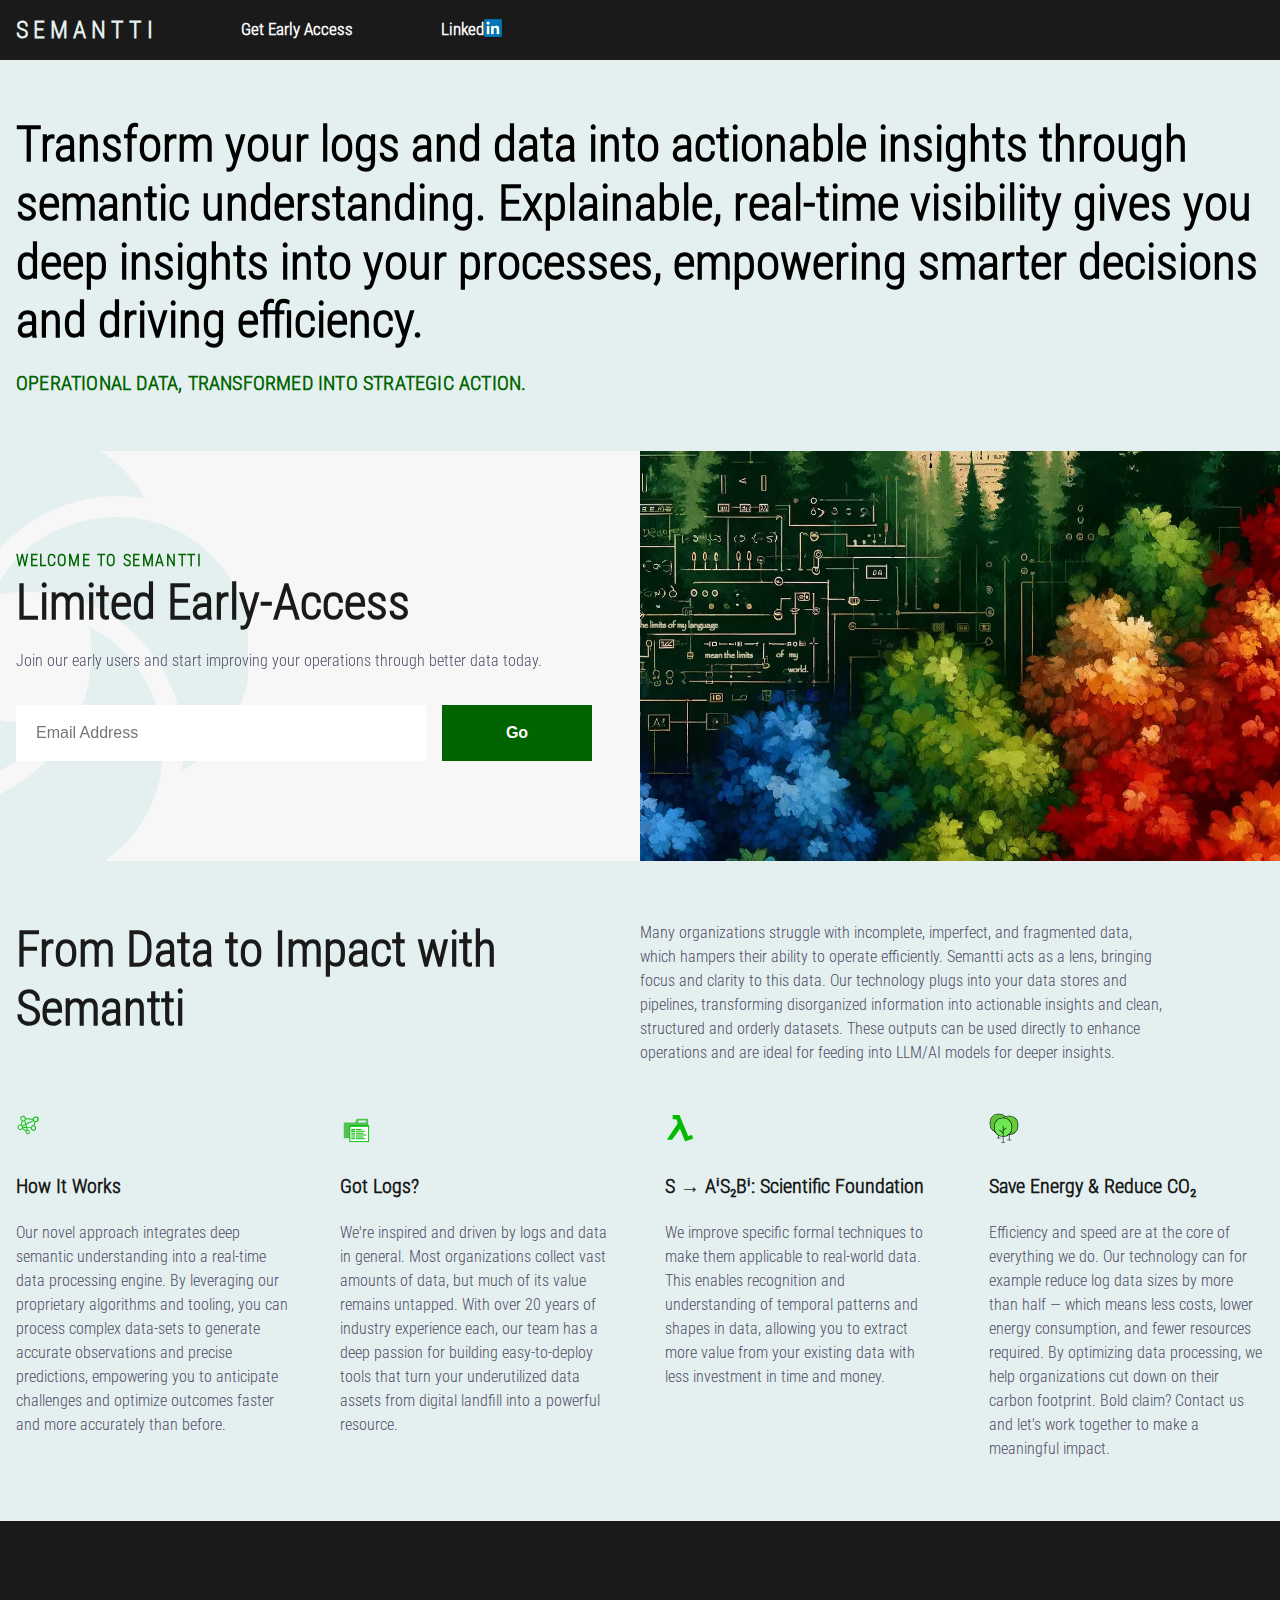
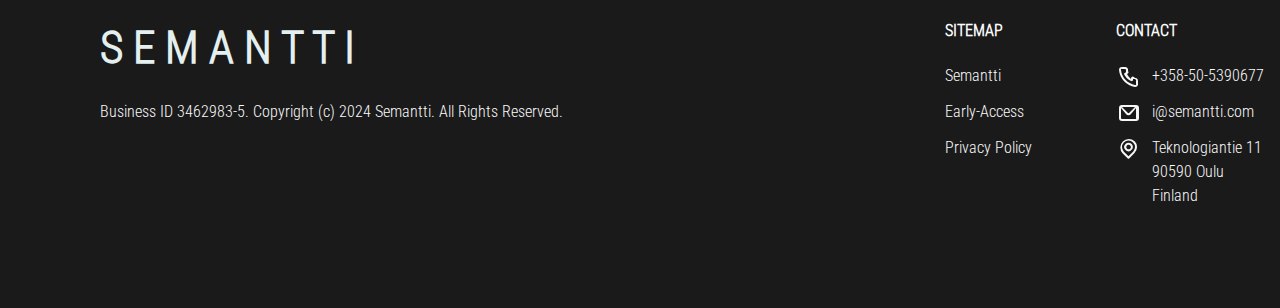
<file: index.html>
<!DOCTYPE html>

<!-- Peak-a-boo! You actually looked here! Congrats! Now you really must reach out to us!!! Try: -->
<!-- a   k    i    @  s     e  m a   n  t  t   i  . c    o   m       a n d speak   friend!!!     --> 

<html lang="en">
  <head>    
    <meta charset="UTF-8">
    <meta name="viewport" content="width=device-width, initial-scale=1.0">
    <meta name="description" content="Operational data, transformed into strategic action">    
    <title>Semantti</title>

    <link rel="stylesheet" href="styles-core.css">
    <link rel="stylesheet" href="styles-header.css">
    <link rel="stylesheet" href="styles-quote.css">
    <link rel="stylesheet" href="styles-product.css">
    <link rel="stylesheet" href="styles-subscribe.css">
    <link rel="stylesheet" href="styles-footer.css">
    
    <meta name="keywords" content="digital twin, process mining, logs, parser, log parser, log analytics, log analysis, unstructured to structured, clean data, AI, LLM, novel">
	  
    <!-- OpenGraph tags - better interop /w chat clients etc. -->
    <meta property="og:title" content="Semantti Homepage" />
    <meta property="og:description" content="Operational data, transformed into strategic action" />
    <meta property="og:image" content="https://semantti.com/images/logo-semantti-orion-blackbg-200px.png" />
    <meta property="og:url" content="https://semantti.com" />
  </head>
  <body>   <!-- I’m online, therefore I am. -->	  
    <!-- Main Header -->
    <section id="cs-header">
      <div class="cs-container">
	<ul class="cs-ul">
          <li class="cs-li"><a href="https://semantti.com/index.html" class="cs-logoname">S E M A N T T I</a></li>
          <li class="cs-li"><a href="https://semantti.com/#subscribe" class="cs-link">Get Early Access</a></li>
          <li class="cs-li"><a class="cs-link" href="https://www.linkedin.com/company/semantti">Linked<img src="images/logo-linkedin.webp" width="18rem" height="18rem" alt="[LinkedIn]" class="cs-linkedin"/><a/></li>
	</ul>
      </div>
    </section>
    
    <!-- Quote -->
    <div class="background">
      <section id="quote">
	<div class="cs-container">
          <div class="cs-content">
            <p class="cs-quote">
	      <!-- keywords: explainable (we can fully reverse the 'decision' tree + rules used). Semantically aware parsers, real data, line rate -->
	      Transform your logs and data into actionable insights through semantic understanding. Explainable, real-time visibility gives you deep insights into your processes, empowering smarter decisions and driving efficiency.
            </p>
            <span class="cs-name">Operational data, transformed into strategic action.</span>
          </div>
	</div>
      </section>
    </div>
    
    <!-- Subscribe and stay-informed -->
    <section id="subscribe">
      <div class="cs-container">
	<div class="cs-content">
          <span class="cs-topper">Welcome to Semantti</span>
          <h2 id="subscribe" class="cs-title">Limited Early-Access</h2>
          <p class="cs-text">
	    Join our early users and start improving your operations through better data today.	  
          </p>
          <form class="cs-form" name="Contact Form" method="post">
            <input class="cs-input" type="email" id="cs-email-field" name="find-us" placeholder="Email Address" required>
            <button class="cs-button-solid cs-submit" type="submit">Go</button>
          </form>
	  <svg class="cs-floater" xmlns="http://www.w3.org/2000/svg" width="451" height="452" fill="none"><path fill="#e4f0ef" d="M193 164c35-84 156-106 219-39 63 59 47 175-30 214a156 156 0 0 0-189-175Zm170 152c0-52-29-98-74-121 20 104-80 202-184 179a135 135 0 0 0 258-58Zm-165-28A157 157 0 0 1 76 98C-6 134-27 256 39 317c59 62 172 47 213-28-17 3-36 3-54-1ZM92 135c0 51 28 96 72 120A157 157 0 0 1 345 67C277-52 92-2 92 135Z"/></svg>
	</div>
      </div>
      <picture class="cs-background">
	<source media="(max-width: 700px)" srcset="images/cs-background-600px.webp">
	<source media="(min-width: 701px)" srcset="images/cs-background-large.webp">
	<img decoding="async" src="images/cs-background-large.webp" alt="background" width="1024" height="1024" aria-hidden="true" alt="">
      </picture>
    </section>
    
    <!-- product -->
    <section id="product">
      <div class="cs-container">
	<div class="cs-content">
          <h2 class="cs-title">From Data to Impact with Semantti</h2>
          <div class="cs-flex">
            <p class="cs-text">
	      <!-- keywords: data is a mess, we can re-focus it, we sit in data pipelines, or read from data lakes, we clean and structure data, we support LLM ops through better data --> 
	      Many organizations struggle with incomplete, imperfect, and fragmented data, which hampers their ability to operate efficiently. Semantti acts as a lens, bringing focus and clarity to this data. Our technology plugs into your data stores and pipelines, transforming disorganized information into actionable insights and clean, structured and orderly datasets. These outputs can be used directly to enhance operations and are ideal for feeding into LLM/AI models for deeper insights.
            </p>
          </div>
	</div>
	<ul class="cs-card-group">
          <li class="cs-item">
	    <svg class="cs-icon" xmlns="http://www.w3.org/2000/svg" viewBox="0 0 128 160"><path fill="#02bb00" d="M104.9 19a14.8 14.8 0 0 0-14.4 11.4l-37.9-2A14.8 14.8 0 1 0 31 43l-5.8 18a15 15 0 0 0-2-.2 14.8 14.8 0 1 0 10.7 25l18 11.7a11.2 11.2 0 0 0-.7 4A11.4 11.4 0 1 0 62.6 90h-.4l-2.5-9.5L78 81.7a14.8 14.8 0 1 0 20.8-15l4.9-18.3h1.3a14.8 14.8 0 1 0 0-29.5Zm-14 19.6L53.7 57.3l-4.5-17.6a14.7 14.7 0 0 0 3.2-6.4l37.8 2.1a15 15 0 0 0 .7 3.2ZM28 30a9.8 9.8 0 1 1 9.8 9.8A9.8 9.8 0 0 1 28 30Zm7.7 14.7a15 15 0 0 0 2.1.1 14.6 14.6 0 0 0 7-1.7L49 59.6l-14.1 7a15 15 0 0 0-5-4.2Zm2 29.3a14.7 14.7 0 0 0-.6-2.9l13.2-6.6L53 75ZM23.1 85.3a9.8 9.8 0 1 1 9.8-9.8 9.8 9.8 0 0 1-9.8 9.8Zm45.8 16a6.4 6.4 0 1 1-6.3-6.3 6.4 6.4 0 0 1 6.3 6.4Zm-11.5-10a11.1 11.1 0 0 0-2.7 2l-18-11.9a14.1 14.1 0 0 0 .8-2.4l17 1.1Zm45-11a9.8 9.8 0 1 1-9.9-9.9 9.8 9.8 0 0 1 9.9 9.8Zm-8.5-14.8-1.3-.1a14.8 14.8 0 0 0-14.4 11.3l-19.8-1.3L55 62.2 93.3 43a14.8 14.8 0 0 0 5.4 4.2Zm11-22a9.8 9.8 0 1 1 9.8-9.8 9.8 9.8 0 0 1-9.8 9.8Z" data-name="1"/></svg>
            <h3 class="cs-h3">How It Works</h3>
            <p class="cs-item-text">
	      <!-- keywords: digital twin benefits - sort of - but our approach is novel complete /w our proprietary algorithms and tools, past, present, future view -->
	      Our novel approach integrates deep semantic understanding into a real-time data processing engine. By leveraging our proprietary algorithms and tooling, you can process complex data-sets to generate accurate observations and precise predictions, empowering you to anticipate challenges and optimize outcomes faster and more accurately than before.
            </p>
          </li>
          <li class="cs-item">
	    <svg class="cs-icon" xmlns="http://www.w3.org/2000/svg" width="800" height="800" viewBox="0 0 32 32"><path fill="#53c153" d="M28 6H18l-2 4H4v17h26V6Zm0 4h-9l1-2h8Z"/><path fill="#00bd02" d="M10 13h21v18H10z"/><path fill="#fff" d="M11 14h19v16H11z"/><path fill="#00bd02" d="M10 14h21v1H10zm7 3h6v1h-6zm0 2h10v1H17zm0 2h8v1h-8zm0 2h11v1H17zm0 2h8v1h-8zm0 2h10v1H17zm-5-10h4v1h-4zm0 2h4v1h-4z"/><path fill="#00bd02" d="M12 19h4v1h-4zm0 2h4v1h-4zm0 2h4v1h-4zm0 2h4v1h-4zm0 2h4v1h-4z"/></svg>
            <h3 class="cs-h3">Got Logs?</h3>
            <p class="cs-item-text">
	      <!-- keywords: underutilized data assets -->
	      We're inspired and driven by logs and data in general. Most organizations collect vast amounts of data, but much of its value remains untapped. With over 20 years of industry experience each, our team has a deep passion for building easy-to-deploy tools that turn your underutilized data assets from digital landfill into a powerful resource.
            </p>
          </li>
          <li class="cs-item">
	    <svg class="cs-icon" xmlns="http://www.w3.org/2000/svg" width="800" height="800" fill="none" viewBox="0 0 16 16"><path fill="#0B0" d="m8 8.4-.2.2-2 2.9-2 2.7H1A13977.5 13977.5 0 0 1 6.5 6l.2-.4L6.4 4 6 3.3H4.2L4.1 3V1h3.5a.1.1 0 0 1 .1 0 18266.2 18266.2 0 0 0 4 9.6l.6 1.6h.1l1.8-.5h.2l.6 2h-.1L10.8 15h-.1l-1.3-3.1-1.2-3-.2-.4v-.1z"/></svg>
            <h3 class="cs-h3">S → AⁱS₂Bⁱ: Scientific Foundation</h3>
            <p class="cs-item-text">
	      <!-- Käytännössä: kielten aakkosto ei sovi ja formaalit kielet eivät ole määritelty ajassa jakauman omaavalle datalle. --> 
	      We improve specific formal techniques to make them applicable to real-world data. This enables recognition and understanding of temporal patterns and shapes in data, allowing you to extract more value from your existing data with less investment in time and money.
            </p>
          </li>
          <li class="cs-item">
	    <svg class="cs-icon" xmlns="http://www.w3.org/2000/svg" width="800" height="800" class="icon" viewBox="0 0 1024 1024"><path fill="#60C13D" d="M352 663h-38A281 281 0 0 1 33 383v-69C33 160 159 34 314 34h38c154 0 280 126 280 280v69c0 154-126 280-280 280z"/><path d="M352 673h-38A288 288 0 0 1 24 383v-69A288 288 0 0 1 314 24h37a288 288 0 0 1 290 291v68a288 288 0 0 1-290 290zM314 44c-72 0-140 28-191 79-52 51-80 119-80 191v69c0 72 28 139 80 191 51 51 119 79 191 79h38a269 269 0 0 0 270-270v-69A269 269 0 0 0 352 44h-39z"/><path d="M333 865c-6 0-10-4-10-10V307c0-6 4-10 10-10s10 4 10 10v548c0 6-5 10-10 10z"/><path d="M333 560c-3 0-5 0-7-2l-116-99a10 10 0 1 1 13-15l116 99a10 10 0 0 1-6 17zm0-89c-3 0-6-1-8-4-3-4-3-10 1-14l93-85c4-4 11-4 14 0 4 5 4 11 0 15l-94 85-6 3zm60 394H273c-6 0-10-4-10-10s4-10 10-10h120c5 0 10 5 10 10s-5 10-10 10z"/><path fill="#63CC37" d="M707 732h-38a280 280 0 0 1-279-279v-70c0-154 126-281 280-281h38c155 0 281 127 281 281v67c0 155-127 282-282 282z"/><path d="M707 742h-38a288 288 0 0 1-289-289v-70A288 288 0 0 1 671 93h37c78-1 150 30 205 85s86 128 86 205v67c0 78-31 151-86 206-55 56-128 86-206 86zm-37-630c-72 0-140 29-191 80s-80 119-80 191v69c0 72 28 140 80 191 51 51 118 79 190 79h38c72 0 140-28 192-80 51-51 80-119 80-191v-68c0-72-29-140-80-191s-119-80-191-80h-38z"/><path d="M689 934c-5 0-10-5-10-10V375c0-5 5-10 10-10s10 5 10 10v549c0 5-4 10-10 10z"/><path d="M689 629c-2 0-4 0-6-2l-117-99a10 10 0 1 1 13-15l117 99a10 10 0 0 1-7 17zm0-89c-3 0-5-1-7-4-4-4-4-10 0-14l94-85c4-4 10-4 14 0 4 5 3 11-1 15l-93 85c-2 2-5 3-7 3zm60 394H629c-5 0-10-5-10-10s5-10 10-10h120c5 0 10 4 10 10s-4 10-10 10zm-207 72H422a10 10 0 0 1 0-20h120c5 0 10 4 10 10s-5 10-10 10z"/><path fill="#6FE852" d="M500 801h-38a280 280 0 0 1-280-280v-69c0-155 126-281 281-281h38c154 0 280 126 280 281v67c0 155-126 282-281 282z"/><path d="M500 811h-38a288 288 0 0 1-290-290v-69a288 288 0 0 1 291-290h38a288 288 0 0 1 290 291v66a290 290 0 0 1-291 292zm-38-630c-71 0-139 28-190 80-52 51-80 119-80 191v69a269 269 0 0 0 270 270h38a269 269 0 0 0 271-272v-67a269 269 0 0 0-270-270h-39z"/><path d="M482 1003c-6 0-10-5-10-10V444c0-5 4-10 10-10s10 5 10 10v549c0 5-5 10-10 10z"/><path d="m482 698-7-2-116-99a10 10 0 1 1 13-16l116 100a10 10 0 0 1-6 17zm0-89c-3 0-6-2-8-4-3-4-3-10 1-14l93-85c4-4 11-4 14 0 4 4 4 11 0 14l-94 86c-1 2-4 3-6 3z"/></svg>
            <h3 class="cs-h3">Save Energy &amp; Reduce CO₂</h3>
            <p class="cs-item-text">
	      Efficiency and speed are at the core of everything we do. Our technology can for example reduce log data sizes by more than half — which means less costs, lower energy consumption, and fewer resources required. By optimizing data processing, we help organizations cut down on their carbon footprint.  Bold claim? Contact us and let's work together to make a meaningful impact.
            </p>
          </li>
	</ul>
      </div>
    </section>
    
    <!-- footer -->
    <footer id="cs-footer">
      <div class="cs-container">
	<div class="cs-logo-group">
	  <a class="cs-logo" href="https://semantti.com/">S E M A N T T I</a>
          <p class="cs-text">Business ID 3462983-5. Copyright (c) 2024 Semantti. All Rights Reserved.</p>
	</div>
	
	<ul class="cs-nav">
          <li class="cs-nav-li">
            <span class="cs-header">Sitemap</span>
          </li>
          <li class="cs-nav-li">
            <a class="cs-nav-link" href="https://semantti.com/">Semantti</a>
          </li>
          <li class="cs-nav-li">
            <a class="cs-nav-link" href="#subscribe">Early-Access</a>
          </li>
          <li class="cs-nav-li">
            <a class="cs-nav-link" href="privacy.html">Privacy Policy</a>
          </li>
	  
	</ul>
	<ul class="cs-nav">
          <li class="cs-nav-li">
            <span class="cs-header">Contact</span>
          </li>
          <li class="cs-nav-li">
	    <svg class="cs-icon" xmlns="http://www.w3.org/2000/svg" width="25" height="25" fill="none"><path fill="#F7F7F7" d="M20 14h-1a9 9 0 0 1-1-1 2 2 0 0 0-3 1v1a12 12 0 0 1-2-2 12 12 0 0 1-2-3 2 2 0 0 0 1-3 10 10 0 0 1 0-1V5a3 3 0 0 0-3-2H6a3 3 0 0 0-3 3 19 19 0 0 0 16 17 3 3 0 0 0 3-2v-4a3 3 0 0 0-2-3Zm0 6a1 1 0 0 1 0 1h-1A17 17 0 0 1 5 6a1 1 0 0 1 0-1 1 1 0 0 1 1 0h3a1 1 0 0 1 1 1 11 11 0 0 0 0 2L9 9a1 1 0 0 0-1 1 14 14 0 0 0 7 7 1 1 0 0 0 1 0 1 1 0 0 0 1-1v-1a14 14 0 0 0 2 0l1 1a1 1 0 0 1 0 1v3Z"/></svg>
            <a class="cs-nav-link cs-phone" href="tel:+358-505390677">+358-50-5390677</a>
          </li>
          <li class="cs-nav-li">
	    <svg class="cs-icon" xmlns="http://www.w3.org/2000/svg" width="25" height="25" fill="none"><path fill="#F7F7F7" d="M20 5H6a3 3 0 0 0-3 3v10a3 3 0 0 0 3 3h14a3 3 0 0 0 3-3V8a3 3 0 0 0-3-3Zm-1 2-6 6a1 1 0 0 1-1 0L6 7h13Zm1 11a1 1 0 0 1 0 1H6a1 1 0 0 1-1-1V8l5 6a3 3 0 0 0 5 0l5-6v10Z"/></svg>
            <a class="cs-nav-link cs-email" href="mailto:i+ws@semantti.com">i@semantti.com</a>
          </li>
          <li class="cs-nav-li">
	    <svg class="cs-icon" xmlns="http://www.w3.org/2000/svg" width="25" height="25" fill="none"><path fill="#F7F7F7" d="M18.5 5.2a8.5 8.5 0 0 0-12 12l5.3 5.2a1 1 0 0 0 1 .3 1 1 0 0 0 .4-.3l5.3-5.3a8.4 8.4 0 0 0 0-12Zm-1.4 10.5-4.6 4.6-4.6-4.6a6.5 6.5 0 1 1 9.2 0ZM9.5 8a4.3 4.3 0 0 0 0 6 4.3 4.3 0 0 0 7.4-3 4.2 4.2 0 0 0-1.3-3 4.3 4.3 0 0 0-6.1 0Zm4.7 4.7a2.3 2.3 0 1 1 .7-1.7 2.3 2.3 0 0 1-.8 1.7Z"/></svg>
            <div class="cs-nav-link cs-address" href="" target="_blank" rel="noopener">
              Teknologiantie 11<br> 90590 Oulu<br> Finland
            </div>
          </li>
	</ul>	
      </div>
    </footer>
    
    <!-- embed plausible.io to save one fetch, and reduce 'dynamic' 3rd party .js -->
    <script>
      !function(){"use strict";var a=window.location,r=window.document,o=r.currentScript,l=o.getAttribute("data-api")||new URL("https://plausible.io")+"/api/event";function s(t,e){t&&console.warn("Ignoring Event: "+t),e&&e.callback&&e.callback()}function t(t,e){if(/^localhost$|^127(\.[0-9]+){0,2}\.[0-9]+$|^\[::1?\]$/.test(a.hostname)||"file:"===a.protocol)return s("localhost",e);if((window._phantom||window.__nightmare||window.navigator.webdriver||window.Cypress)&&!window.__plausible)return s(null,e);try{if("true"===window.localStorage.plausible_ignore)return s("localStorage flag",e)}catch(t){}var i={},n=(i.n=t,i.u=a.href,i.d=o.getAttribute("data-domain"),i.r=r.referrer||null,e&&e.meta&&(i.m=JSON.stringify(e.meta)),e&&e.props&&(i.p=e.props),new XMLHttpRequest);n.open("POST",l,!0),n.setRequestHeader("Content-Type","text/plain"),n.send(JSON.stringify(i)),n.onreadystatechange=function(){4===n.readyState&&e&&e.callback&&e.callback({status:n.status})}}var e=window.plausible&&window.plausible.q||[];window.plausible=t;for(var i,n=0;n<e.length;n++)t.apply(this,e[n]);function p(){i!==a.pathname&&(i=a.pathname,t("pageview"))}var c,u=window.history;u.pushState&&(c=u.pushState,u.pushState=function(){c.apply(this,arguments),p()},window.addEventListener("popstate",p)),"prerender"===r.visibilityState?r.addEventListener("visibilitychange",function(){i||"visible"!==r.visibilityState||p()}):p()}();
    </script>
    
    <script> <!-- hubspot form -->
      document.querySelector('.cs-form').addEventListener('submit', function(event) { event.preventDefault(); var email = document.getElementById('cs-email-field').value; window.location.href = "https://share-eu1.hsforms.com/1poejRE89TEOdOfiB9JRjpQ2e9lqq?email=" + encodeURIComponent(email); });
    </script>
    
  </body>
</html>

<!--
    muistutuksena:
    - mahdollisimman vähän kontenttia jolla ei tarkoitusta. Mahdollisimman paljon kontenttia joka tukee tuotteen ymmärtämistä, ja metodiikkaame ja 'eettostamme'
    - webbisivun viestit ja myös toteutustapa arvovalintoja: toimiva tuote joka auttaa ongelman ratkaisussa, enerigatehokkuus, keveys, nopeus, tarpeettomien depsien jne. välttäminen
    - huom: käyttäjien arvostus: napakat oikeat viestit jotka auttavat ymmärtämään ja käyttämään vierailijan aikaa tehokkaasti!
-->

<!-- "Oh, I get by with a little help from my friends..." -->
<!-- CSS colors: https://medium.com/@sivarasanithushna/css-colors-e255d2ce16 -->
<!-- can i use: https://caniuse.com/?search=WebP -->
<!-- https://www.codestitch.app/ -->
<!-- and many others + Claude... -->
</file>
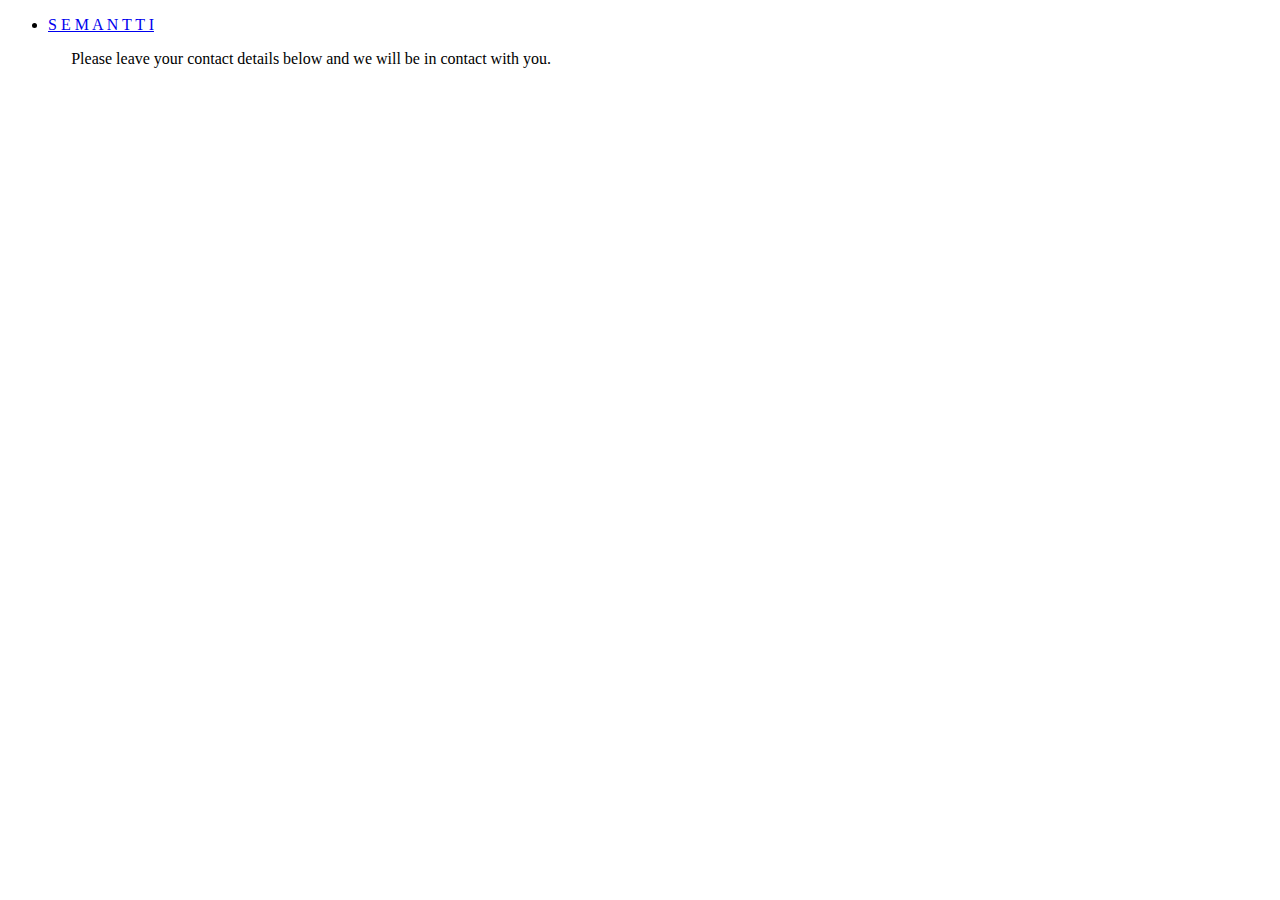
<file: campaign.html>
<!DOCTYPE html>
<html lang="en">
  <head>
    <meta charset="UTF-8">
    <meta name="viewport" content="width=device-width, initial-scale=1.0">
    <meta name="description" content="Contact request form">
    <title>Semantti: contact form</title>

    <link rel="stylesheet" href="https://semantti.com/styles-core.css">
    <link rel="stylesheet" href="https://semantti.com/styles-header.css">
    <style>
      #hubspot-contact-form {
        display: flex;
        justify-content: center;
        align-items: center;
      }
      #info {
        width: 90%;
        margin: 0 auto;
      }
    </style>
  </head>
  <body bgcolor="white">
    <section id="cs-header">
      <div class="cs-container">
        <ul class="cs-ul">
          <li class="cs-li">
            <a href="index.html" class="cs-logoname">S E M A N T T I</a>
          </li>
        </ul>
      </div>
    </section>
    
    <div id="info">
      <p>Please leave your contact details below and we will be in contact with you.</p>
      <div id="hubspot-contact-form"><!-- HS form --></div>
    </div>
    <script charset="utf-8" type="text/javascript" src="https://js-eu1.hsforms.net/forms/embed/v2.js"></script>
    <script>
      function getQueryParams() {
        var params = {}; var searchParams = new URLSearchParams(window.location.search); searchParams.forEach(function(value, key) { params[key] = value; }); return params; }
      document.addEventListener('DOMContentLoaded', function() {
        hbspt.forms.create({
          portalId: "144895058",
          formId: "e939c7f7-2b61-40a5-a572-7dd90e18082f",
          target: "#hubspot-contact-form",
          onFormReady: function($form) {
            var queryParams = getQueryParams();
            var formElement = $form.querySelector('form');
            if (!formElement) {
              console.warn("Form element not found.");
              return;
            }
            Object.keys(queryParams).forEach(function(key) {
              if (key.startsWith('utm_')) {
                var input = document.createElement('input');
                input.type = 'hidden';
                input.name = key;
                input.value = queryParams[key];
                formElement.appendChild(input);
              }
            });
          }
        });
      });
    </script>
    <script>
      !function(){"use strict";var a=window.location,r=window.document,o=r.currentScript,l=o.getAttribute("data-api")||new URL("https://plausible.io")+"/api/event";function s(t,e){t&&console.warn("Ignoring Event: "+t),e&&e.callback&&e.callback()}function t(t,e){if(/^localhost$|^127(\.[0-9]+){0,2}\.[0-9]+$|^\[::1?\]$/.test(a.hostname)||"file:"===a.protocol)return s("localhost",e);if((window._phantom||window.__nightmare||window.navigator.webdriver||window.Cypress)&&!window.__plausible)return s(null,e);try{if("true"===window.localStorage.plausible_ignore)return s("localStorage flag",e)}catch(t){}var i={},n=(i.n=t,i.u=a.href,i.d=o.getAttribute("data-domain"),i.r=r.referrer||null,e&&e.meta&&(i.m=JSON.stringify(e.meta)),e&&e.props&&(i.p=e.props),new XMLHttpRequest);n.open("POST",l,!0),n.setRequestHeader("Content-Type","text/plain"),n.send(JSON.stringify(i)),n.onreadystatechange=function(){4===n.readyState&&e&&e.callback&&e.callback({status:n.status})}}var e=window.plausible&&window.plausible.q||[];window.plausible=t;for(var i,n=0;n<e.length;n++)t.apply(this,e[n]);function p(){i!==a.pathname&&(i=a.pathname,t("pageview"))}var c,u=window.history;u.pushState&&(c=u.pushState,u.pushState=function(){c.apply(this,arguments),p()},window.addEventListener("popstate",p)),"prerender"===r.visibilityState?r.addEventListener("visibilitychange",function(){i||"visible"!==r.visibilityState||p()}):p()}();
    </script>
  </body>
</html>
</file>
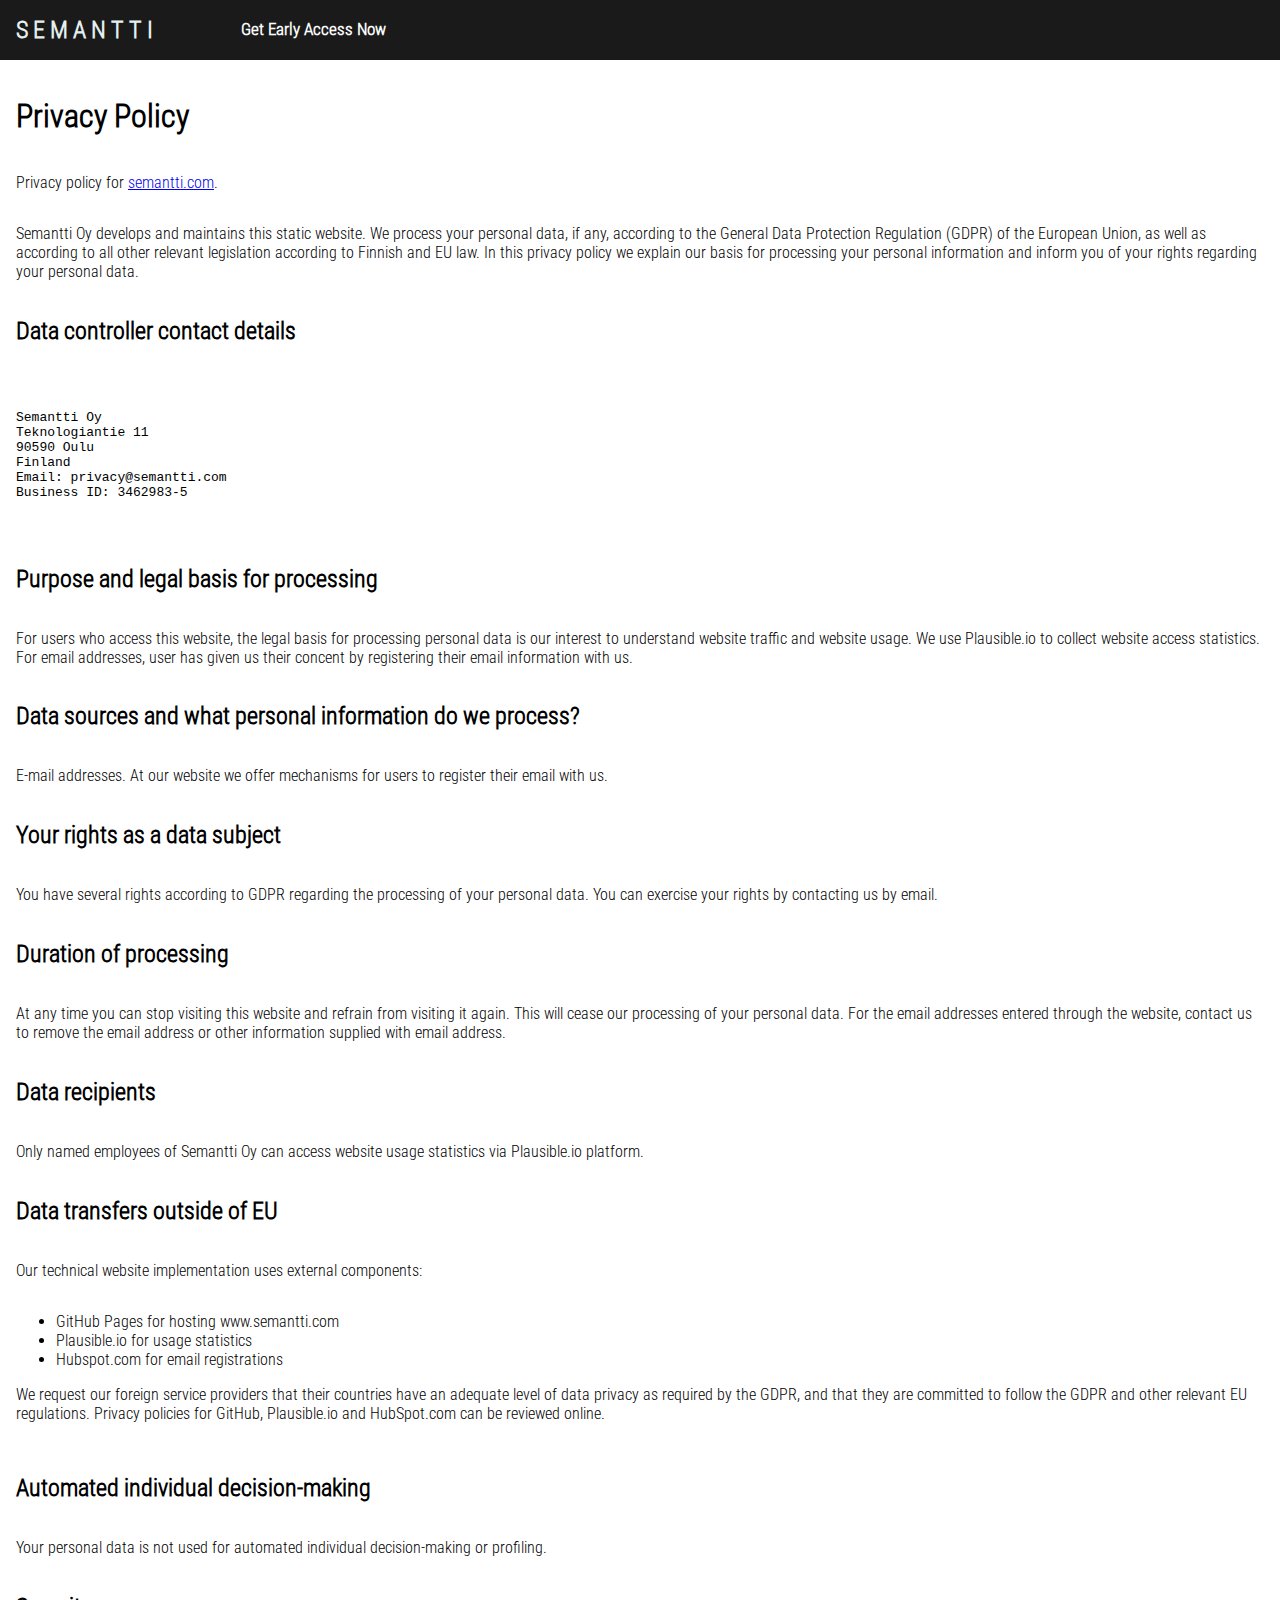
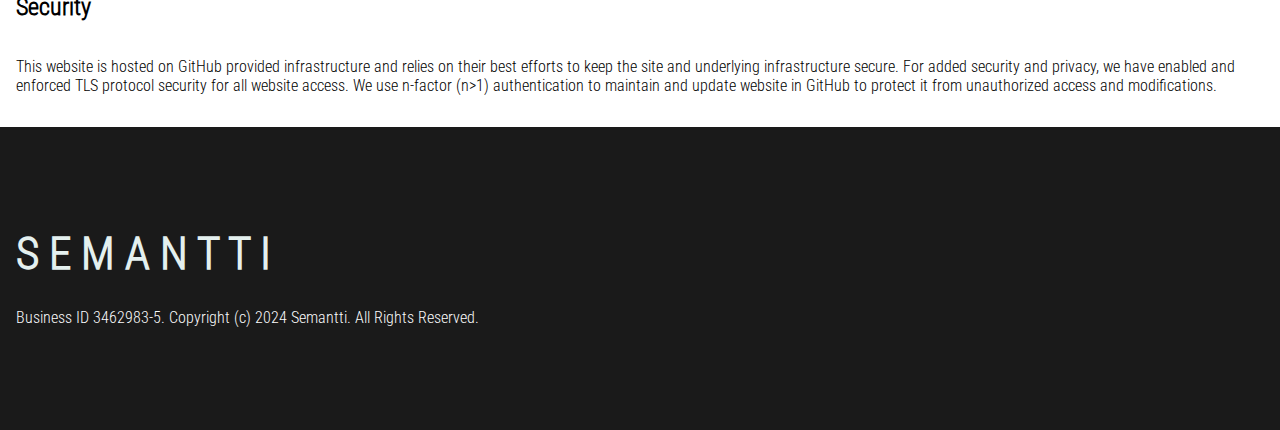
<file: privacy.html>
<!DOCTYPE html>
<html lang="en">
  <head>
    <meta charset="UTF-8">
    <meta name="viewport" content="width=device-width, initial-scale=1.0">
    <meta name="description" content="Privacy policy">
    <title>Semantti: privacy policy</title>

    <link rel="stylesheet" href="styles-core.css">
    <link rel="stylesheet" href="styles-header.css">
    <link rel="stylesheet" href="styles-privacypolicy.css">
    <link rel="stylesheet" href="styles-footer.css">

  </head>
  <body bgcolor="white">
    <section id="cs-header"> <!-- header -->
      <div class="cs-container">
        <ul class="cs-ul">
          <li class="cs-li">
            <a href="index.html" class="cs-logoname">
	      <!-- <img src="images/logo-semantti.tbd" height="20rem" /> -->S E M A N T T I
	    </a>
          </li>
          <li class="cs-li">
            <a href="index.html#subscribe" class="cs-link">Get Early Access Now</a>
          </li>
        </ul>
      </div>
    </section>
    <section id="privacypolicy">
      <div class="cs-container">
        <div class="cs-content">
	  <h1>Privacy Policy</h1>
	  <p>
	    Privacy policy for <a href="https://semantti.com">semantti.com</a>.
	  </p>
	  <p>	    
	    Semantti Oy develops and maintains this static website. We process your personal data, if any, according to the General Data Protection Regulation (GDPR) of the European Union, as well as according to all other relevant legislation according to Finnish and EU law. In this privacy policy we explain our basis for processing your personal information and inform you of your rights regarding your personal data.
	  </p>
	  <h2>Data controller contact details</h2>	  
	  <p>
<pre>Semantti Oy
Teknologiantie 11
90590 Oulu
Finland
Email: privacy@semantti.com
Business ID: 3462983-5</pre>
	  </p>
	  <h2>Purpose and legal basis for processing</h2>
	  <p>
	    For users who access this website, the legal basis for processing personal data is our interest to understand website traffic and website usage. We use Plausible.io to collect website access statistics. For email addresses, user has given us their concent by registering their email information with us.
	  </p>
	  <h2>Data sources and what personal information do we process?</h2>
	  <p>
	    E-mail addresses. At our website we offer  mechanisms for users to register their email with us.
	  </p>
	  <h2>Your rights as a data subject</h2>
	  <p>
	    You have several rights according to GDPR regarding the processing of your personal data. You can exercise your rights by contacting us by email.
	  </p>
	  <h2>Duration of processing</h2>
	  <p>
	    At any time you can stop visiting this website and refrain from visiting it again. This will cease our processing of your personal data. For the email addresses entered through the website, contact us to remove the email address or other information supplied with email address.
	  </p>
	  <h2>Data recipients</h2>
	  <p>
	    Only named employees of Semantti Oy can access website usage statistics via Plausible.io platform.
	  </p>
	  <h2>Data transfers outside of EU</h2>
	  <p>
	    Our technical website implementation uses external components:
	    <ul>
	      <li>GitHub Pages for hosting www.semantti.com</li>
	      <li>Plausible.io for usage statistics</li>
	      <li>Hubspot.com for email registrations</li>
	    </ul>
	    We request our foreign service providers that their countries have an adequate level of data privacy as required by the GDPR, and that they are committed to follow the GDPR and other relevant EU regulations. Privacy policies for GitHub, Plausible.io and HubSpot.com can be reviewed online.
	  </p>
	  <h2>Automated individual decision-making</h2>
	  <p>
	    Your personal data is not used for automated individual decision-making or profiling.
	  </p>
	  <h2>Security</h2>
	  <p>
	    This website is hosted on GitHub provided infrastructure and relies on their best efforts to keep the site and underlying infrastructure secure. For added security and privacy, we have enabled and enforced TLS protocol security for all website access. We use n-factor (n>1) authentication to maintain and update website in GitHub to protect it from unauthorized access and modifications.
	  </p>
	</div>
      </div>
    </section>
    <footer id="cs-footer">
      <div class="cs-container">
        <div class="cs-logo-group">
          <a aria-label="go back to home" class="cs-logo" href="index.html">
            <!-- <img class="cs-logo-img" aria-hidden="true" loading="lazy" decoding="async" src="images/logo-semantti.tbd" alt="logo" width="178" height="32"> -->
	    S E M A N T T I		
          </a>
          <p class="cs-text">Business ID 3462983-5. Copyright (c) 2024 Semantti. All Rights Reserved.</p>
        </div>
      </div>
    </footer>        
    <script> <!-- embed plausible.io to save one fetch -->
      !function(){"use strict";var a=window.location,r=window.document,o=r.currentScript,l=o.getAttribute("data-api")||new URL("https://plausible.io")+"/api/event";function s(t,e){t&&console.warn("Ignoring Event: "+t),e&&e.callback&&e.callback()}function t(t,e){if(/^localhost$|^127(\.[0-9]+){0,2}\.[0-9]+$|^\[::1?\]$/.test(a.hostname)||"file:"===a.protocol)return s("localhost",e);if((window._phantom||window.__nightmare||window.navigator.webdriver||window.Cypress)&&!window.__plausible)return s(null,e);try{if("true"===window.localStorage.plausible_ignore)return s("localStorage flag",e)}catch(t){}var i={},n=(i.n=t,i.u=a.href,i.d=o.getAttribute("data-domain"),i.r=r.referrer||null,e&&e.meta&&(i.m=JSON.stringify(e.meta)),e&&e.props&&(i.p=e.props),new XMLHttpRequest);n.open("POST",l,!0),n.setRequestHeader("Content-Type","text/plain"),n.send(JSON.stringify(i)),n.onreadystatechange=function(){4===n.readyState&&e&&e.callback&&e.callback({status:n.status})}}var e=window.plausible&&window.plausible.q||[];window.plausible=t;for(var i,n=0;n<e.length;n++)t.apply(this,e[n]);function p(){i!==a.pathname&&(i=a.pathname,t("pageview"))}var c,u=window.history;u.pushState&&(c=u.pushState,u.pushState=function(){c.apply(this,arguments),p()},window.addEventListener("popstate",p)),"prerender"===r.visibilityState?r.addEventListener("visibilitychange",function(){i||"visible"!==r.visibilityState||p()}):p()}();
    </script>
</body>
</html>
</file>
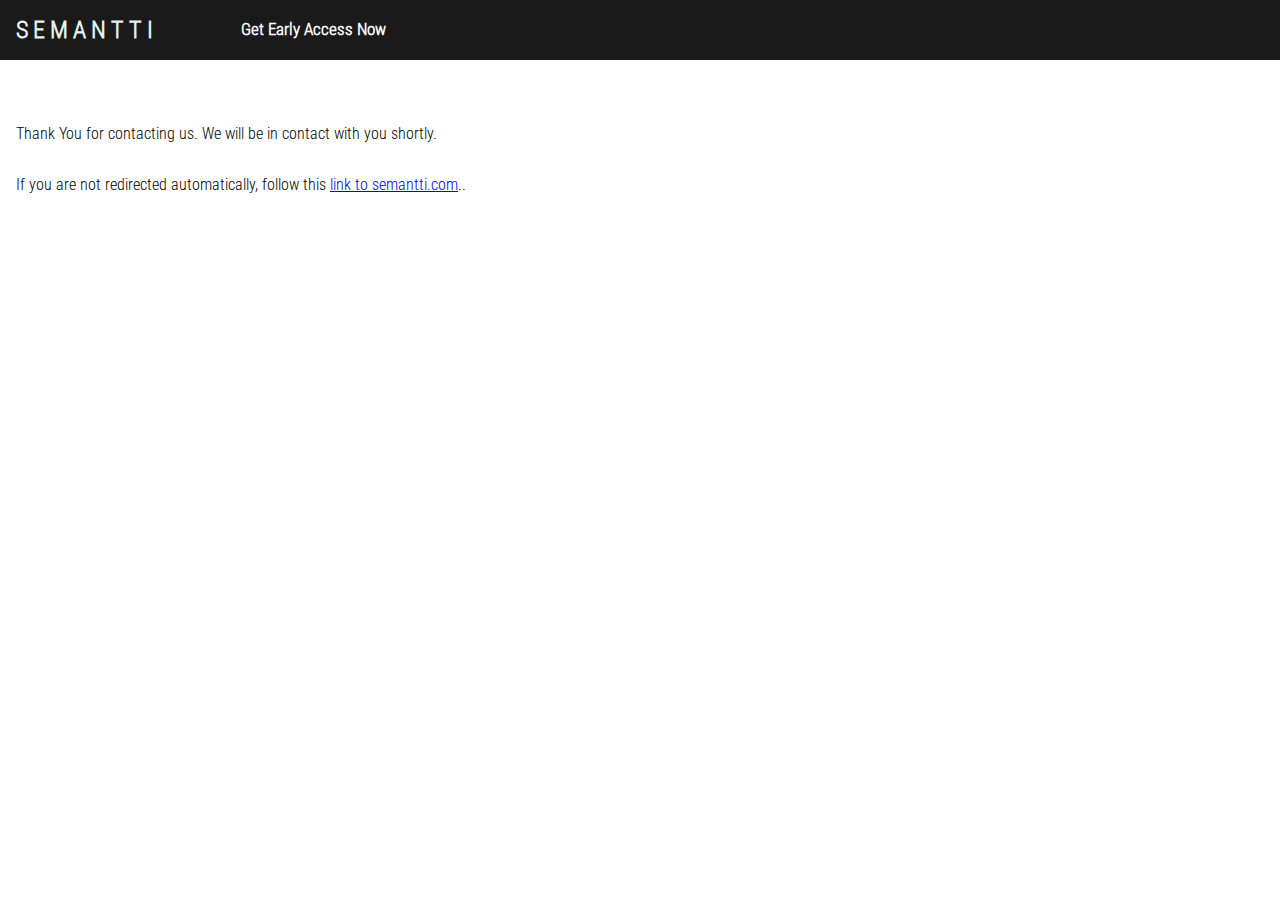
<file: thankyou.html>
<!DOCTYPE html>
<html lang="en">
  <head>
    <meta charset="UTF-8">
    <meta name="viewport" content="width=device-width, initial-scale=1.0">
    <meta name="description" content="Privacy policy">
    <title>Semantti: Thank You - we'll contact You shortly</title>

    <link rel="stylesheet" href="styles-core.css">
    <link rel="stylesheet" href="styles-header.css">
    <link rel="stylesheet" href="styles-privacypolicy.css">

    <meta http-equiv="refresh" content="6; url=https://semantti.com">

  </head>
  <body bgcolor="white">
    <section id="cs-header"> <!-- header -->
      <div class="cs-container">
        <ul class="cs-ul">
          <li class="cs-li">
            <a href="index.html" class="cs-logoname">
	      <!-- <img src="images/logo-semantti.tbd" height="20rem" /> -->S E M A N T T I
	    </a>
          </li>
          <li class="cs-li">
            <a href="index.html#subscribe" class="cs-link">Get Early Access Now</a>
          </li>
        </ul>
      </div>
    </section>
    <section id="privacypolicy">
      <div class="cs-container">
        <div class="cs-content">
	  <p>
	  <p>Thank You for contacting us. We will be in contact with you shortly.</p>
	  <p>If you are not redirected automatically, follow this <a href="https://semantti.com/">link to semantti.com</a>..</p>
	  </p>
	  <p>
	    
	  </p>
	</div>
      </div>
    </section>
    <script> <!-- embed plausible.io to save one fetch -->
      !function(){"use strict";var a=window.location,r=window.document,o=r.currentScript,l=o.getAttribute("data-api")||new URL("https://plausible.io")+"/api/event";function s(t,e){t&&console.warn("Ignoring Event: "+t),e&&e.callback&&e.callback()}function t(t,e){if(/^localhost$|^127(\.[0-9]+){0,2}\.[0-9]+$|^\[::1?\]$/.test(a.hostname)||"file:"===a.protocol)return s("localhost",e);if((window._phantom||window.__nightmare||window.navigator.webdriver||window.Cypress)&&!window.__plausible)return s(null,e);try{if("true"===window.localStorage.plausible_ignore)return s("localStorage flag",e)}catch(t){}var i={},n=(i.n=t,i.u=a.href,i.d=o.getAttribute("data-domain"),i.r=r.referrer||null,e&&e.meta&&(i.m=JSON.stringify(e.meta)),e&&e.props&&(i.p=e.props),new XMLHttpRequest);n.open("POST",l,!0),n.setRequestHeader("Content-Type","text/plain"),n.send(JSON.stringify(i)),n.onreadystatechange=function(){4===n.readyState&&e&&e.callback&&e.callback({status:n.status})}}var e=window.plausible&&window.plausible.q||[];window.plausible=t;for(var i,n=0;n<e.length;n++)t.apply(this,e[n]);function p(){i!==a.pathname&&(i=a.pathname,t("pageview"))}var c,u=window.history;u.pushState&&(c=u.pushState,u.pushState=function(){c.apply(this,arguments),p()},window.addEventListener("popstate",p)),"prerender"===r.visibilityState?r.addEventListener("visibilitychange",function(){i||"visible"!==r.visibilityState||p()}):p()}();
    </script>
</body>
</html>
</file>
<file: styles-core.css>
:root {
    --primary: #ff6a3e;
    --primaryLight: #ffba43;
    --secondary: #ffba43;
    --secondaryLight: #ffba43;
    --headerColor: #1a1a1a;
    --bodyTextColor: #4e4b66;
    --bodyTextColorWhite: #fafbfc;
    --topperFontSize: clamp(0.8125rem, 1.6vw, 1rem);
    --headerFontSize: clamp(1.9375rem, 3.9vw, 3.0625rem);
    --bodyFontSize: 1rem;
    --sectionPadding: clamp(3.75rem, 7.82vw, 6.25rem) 1rem;
}

@font-face {
    font-family: 'Roboto';
    src: url('fonts/RobotoCondensed-Regular.ttf') format('truetype');
    font-style: normal;
    font-display: swap;
}

body {
    margin: 0;
    padding: 0;
    font-family: 'Roboto';
    *, *:before, *:after {
	box-sizing: border-box;
	z-index: 1;
    }
    .background {
	background: #e4f0ef;
	background-repeat: repeat-x;
	background-attachment: fixed;
	z-index: -1;
    }
    .cs-topper {
	font-size: var(--topperFontSize);
	line-height: 1.2em;
	text-transform: uppercase;
	text-align: inherit;
	letter-spacing: .1em;
	font-weight: 700;
	color: var(--primary);
	margin-bottom: 0.25rem;
	display: block;
    }
    .cs-title {
	font-size: var(--headerFontSize);
	font-weight: 900;
	line-height: 1.2em;
	text-align: inherit;
	max-width: 43.75rem;
	margin: 0 0 1rem 0;
	color: var(--headerColor);
	position: relative;
    }
    
    .cs-text {
	font-size: var(--bodyFontSize);
	line-height: 1.5em;
	text-align: inherit;
	width: 100%;
	max-width: 40.625rem;
	margin: 0;
	color: var(--bodyTextColor);
    }
}
</file>
<file: styles-header.css>
@media only screen and (min-width: 0rem) {
  #cs-header {
    padding: 1rem 1rem;
    background: #1a1a1a;
  }
  #cs-header .cs-container {
    width: 100%;
    max-width: 80rem;
    margin: auto;
  }
  #cs-header .cs-ul {
    padding: 0;
    margin: auto;
    display: flex;
    flex-direction: column;
    align-items: center;
    gap: 1.25rem;
  }
  #cs-header .cs-li {
    list-style: none;
    text-align: center;
    margin: 0;
  }
  #cs-header .cs-copyright {
    font-size: 0.9375rem;
    line-height: 1.5em;
    margin-top: 1.25rem;
    color: #a0a3bd;
    display: block;
    order: 1;
    flex: none;
  }
  #cs-header .cs-logoname {
      font-weight: 1000;
      font-size: clamp(1.5rem, 2vw, 1.0625rem);
      color: #e4f0ef;
      text-decoration: none;
  }
  #cs-header .cs-linkedin {
      font-weight: 1000;
      font-size: clamp(1.5rem, 2vw, 1.0625rem);
      color: #e4f0ef;
      text-decoration: none;
      margin-bottom: -2px;
  }
  #cs-header .cs-link {
    font-size: clamp(0.9375rem, 2vw, 1.0625rem);
    line-height: 1.5em;
    text-decoration: none;
    font-weight: 700;
    color: var(--bodyTextColorWhite);
    position: relative;
  }
  #cs-header .cs-link:hover:before {
    width: 100%;
  }
  #cs-header .cs-link:before {
    content: "";
    width: 0%;
    height: 0.05rem;
    background: var(--bodyTextColorWhite);
    opacity: 1;
    position: absolute;
    display: block;
    bottom: -0.125rem;
    left: 0;
    transition: width 0.3s;
  }
}

@media only screen and (min-width: 43.75rem) {
  #cs-header .cs-ul {
    flex-direction: row;
    justify-content: flex-start;
    gap: clamp(2.75rem, 7vw, 5.5rem);
  }
  #cs-header .cs-copyright {
    margin: 0 0 0 auto;
    order: 2;
  }
}
</file>
<file: styles-quote.css>
@media only screen and (min-width: 0rem) {
    #quote {
        padding: clamp(3.5rem, 1.5vw, 6.25rem) 1rem;
	background: none;
    }
    #quote .cs-container {	
        width: 100%;
        max-width: 80rem;
        margin: auto;
        display: flex;
        flex-direction: column;
        align-items: center;
        gap: clamp(3rem, 6vw, 4rem);
    }
    #quote .cs-content {
        text-align: left;
        width: 100%;
        display: flex;
        flex-direction: column;
        align-items: flex-start;
        gap: clamp(1rem, 2vw, 1.25rem);
    }
    #quote .cs-topper:before {
        content: "";
        width: 3.125rem;
        height: 2px;
        background: var(--secondary);
        opacity: 1;
        display: block;
    }
    #quote .cs-quote {
        font-size: clamp(1.9375rem, 5.1vw, 3.0625rem);
        line-height: 1.2em;
        font-weight: 900;
        margin: 0;
    }
    #quote .cs-name {
        font-size: clamp(1rem, 1.7vw, 1.25rem);
        line-height: 1.2em;
        font-weight: 700;
        text-transform: uppercase;
        margin: 0;
        color: var(--secondary);
        display: block;
        letter-spacing: 0.01em;
	color: darkgreen;
    }
}
</file>
<file: styles-product.css>
@media only screen and (min-width: 0rem) {
    #product {	
        padding: clamp(3.75rem, 1rem, 6.25rem) 1rem;
	background: #e4f0ef;
    }
    #product .cs-container {
        width: 100%;
        max-width: 34.375rem;
        margin: auto;
        display: flex;
        flex-direction: column;
        align-items: center;
        gap: clamp(1rem, 2vw, 1rem);
    }
    #product .cs-content {
        text-align: left;
        width: 100%;
        display: flex;
        flex-direction: column;
        align-items: flex-start;
    }

    #product .cs-title {
        max-width: 24ch;
    }
    #product .cs-text {
        max-width: 32.625rem;
        margin: 0 0 clamp(1.75rem, 3vw, 2rem);
    }
    #product .cs-link {
        white-space: nowrap;
        font-size: 1rem;
        color: var(--bodyTextColor);
        font-weight: 700;
        text-decoration: none;
        width: 15.125rem;
        display: inline-flex;
        justify-content: flex-start;
        align-items: center;
        position: relative;
        transition: color 0.3s;
    }
    #product .cs-link:hover {
        color: var(--primary);
    }
    #product .cs-link:hover svg {
        transform: translateX(0.625rem);
    }
    #product .cs-link:before {
        content: "";
        width: 100%;
        height: 2px;
        background: currentColor;
        opacity: 1;
        position: absolute;
        display: block;
        bottom: -0.125rem;
        left: 0;
    }
    #product .cs-link svg {
        margin-left: 0.25rem;
        transition: transform 0.3s;
    }
    #product .cs-link svg path {
        fill: currentColor;
    }
    #product .cs-card-group {
        width: 100%;
        margin: 0;
        padding: 0;
        display: flex;
        flex-direction: column;
        align-items: flex-start;
        justify-content: center;
        gap: 1.75rem;
    }
    #product .cs-item {
        list-style: none;
        width: 100%;
        margin-left: 0;
    }
    #product .cs-icon {
        width: auto;
        height: 1.875rem;
        margin-bottom: clamp(1.25rem, 2.4vw, 1.5rem);
    }
    #product .cs-h3 {
        font-size: 1.25rem;
        line-height: 1.5em;
        margin: 0;
        margin-bottom: clamp(1rem, 2vw, 1.25rem);
        color: var(--headerColor);
    }
    #product .cs-item-text {
        font-size: 1rem;
        line-height: 1.5em;
        margin: 0;
        color: var(--bodyTextColor);
    }
}

@media only screen and (min-width: 31.25rem) {
    #product .cs-card-group {
        flex-direction: row;
        justify-content: space-between;
        flex-wrap: wrap;
    }
    #product .cs-item {
        width: 46%;
    }
}

@media only screen and (min-width: 48rem) {
    #product .cs-container {
        max-width: 80rem;
    }
    #product .cs-content {
        flex-direction: row;
        justify-content: space-between;
        align-items: flex-start;
    }
    #product .cs-title {
        width: 40%;
    }
    #product .cs-flex {
        width: 50%;
    }
    #product .cs-item {
        width: 22%;
    }
}
</file>
<file: styles-subscribe.css>
@media only screen and (min-width: 0rem) {
  #subscribe {
    background-color: #F7F7F7;
    overflow: hidden;
    display: flex;
    flex-direction: column;
    position: relative;
    z-index: 1;
  }
  #subscribe .cs-container {
    width: 100%;
    max-width: 34.375rem;
    margin: auto;
    padding: var(--sectionPadding);
    box-sizing: border-box;
    display: flex;
    flex-direction: column;
    align-items: center;
    gap: clamp(3rem, 6vw, 4rem);
  }
  #subscribe .cs-content {
    text-align: left;
    width: 100%;
    max-width: 39.375rem;
    display: flex;
    flex-direction: column;
    align-items: flex-start;
    position: relative;
    z-index: 1;
  }
  #subscribe .cs-title {
      max-width: 20ch;
      background: none;      
  }
  #subscribe .cs-text {
    margin-bottom: 1rem;
  }
  #subscribe .cs-topper {
    color: darkgreen;
  }
  #subscribe .cs-text:last-of-type {
    margin-bottom: 2rem;
  }
  #subscribe .cs-form {
    width: 100%;
    display: flex;
    flex-direction: column;
    align-items: center;
    justify-content: center;
    gap: 1rem;
  }
  #subscribe .cs-input {
    font-size: 1rem;
    width: 100%;
    height: clamp(2.875rem, 5.5vw, 3.5rem);
    margin: 0;
    padding: 0;
    padding-left: 1.25rem;
    border: none;
    box-sizing: border-box;
    display: block;
  }
  #subscribe .cs-input::placeholder {
    color: #767676;
  }
  #subscribe .cs-button-solid {
    font-size: 1rem;
    line-height: clamp(2.875rem, 5.5vw, 3.5rem);
    text-decoration: none;
    font-weight: 700;
    text-align: center;
    margin: 0;
    color: #fff;
    min-width: 9.375rem;
    padding: 0 1.5rem;
    background-color: var(--primary);
    display: inline-block;
    position: relative;
    z-index: 1;
    box-sizing: border-box;
  }
  #subscribe .cs-button-solid:before {
    content: "";
    position: absolute;
    height: 100%;
    width: 0%;
    background: #000;
    opacity: 1;
    top: 0;
    left: 0;
    z-index: -1;
    transition: width 0.3s;
  }
  #subscribe .cs-button-solid:hover:before {
    width: 100%;
  }
  #subscribe .cs-submit {
    width: 100%;
    border: none;
    color: var(--bodyTextColorWhite);
    background: darkgreen;	
  }
  #subscribe .cs-background {
    width: 100%;
    height: 100vw;
    max-height: 25rem;
    display: block;
    order: -1;
    position: relative;
    z-index: 2;
  }
  #subscribe .cs-background img {
    position: absolute;
    top: 0;
    left: 0;
    height: 100%;
    width: 100%;
    object-fit: cover;
  }
  #subscribe .cs-floater {
    width: clamp(18.5rem, 35vw, 28.125rem);
    height: auto;
    mix-blend-mode: soft-light;
    position: absolute;
    right: -8.0625rem;
    top: -9.375rem;
    z-index: -1;
  }
}

@media only screen and (min-width: 48rem) {
  #subscribe {
    flex-direction: row;
    align-items: stretch;
  }
  #subscribe .cs-container {
    max-width: 82rem;
    align-items: flex-start;
  }
  #subscribe .cs-content {
    width: 45vw;
    max-width: 39.375rem;
  }
  #subscribe .cs-background {
    width: 50%;
    max-height: 100%;
    height: 100%;
    position: absolute;
    left: 50%;
  }
}

@media only screen and (min-width: 64rem) {
  #subscribe .cs-content {
    position: initial;
  }
  #subscribe .cs-form {
    flex-direction: row;
  }
  #subscribe .cs-button-solid {
    width: auto;
  }
  #subscribe .cs-floater {
    top: 50%;
    left: -12.5rem;
    transform: translateY(-50%);
  }
}

@media only screen and (min-width: 81.25rem) {
  #subscribe .cs-content {
    width: 100%;
  }
  #subscribe .cs-background {
    margin-left: 7.375rem;
  }
}
</file>
<file: styles-footer.css>
@media only screen and (min-width: 0rem) {
    #cs-footer {
        padding: var(--sectionPadding);
        background-color: #1a1a1a;
	overflow: hidden;
	display: flex;
	flex-direction: column;
	position: relative;
	z-index: 1;
    }
    #cs-footer .cs-container {
        width: 100%;
        max-width: 43.75rem;
        margin: auto;
        display: flex;
        justify-content: flex-start;
        align-items: flex-start;
        flex-wrap: wrap;
        gap: 2rem;

    }
    #cs-footer .cs-logo-group {
        width: 100%;
        position: relative;
    }
    #cs-footer .cs-logo {
        width: 31.125rem;
        height: 3.4rem;
        display: block;
        margin-bottom: 1.5rem;
	text-decoration: none;
	color: #e4f0ef;
	font-weight: bold;
	font-size: 2.8rem;
    }
    #cs-footer .cs-logo-img {
	width: 2.5rem;
        height: auto;
    }
    #cs-footer .cs-logo-img.dark {
        display: none;
    }
    #cs-footer .cs-text {
        font-size: clamp(0.875rem, 2.5vw, 1rem);
        line-height: 1.5em;
        margin: 0;
        width: auto%;
        max-width: 78rem;
        color: var(--bodyTextColorWhite);
    }
    #cs-footer .cs-nav {
        width: 100%;
        padding: 0;
        margin: 0;
        display: flex;
        justify-content: center;
        align-items: flex-start;
        flex-direction: column;
        gap: 0.75rem;
    }
    #cs-footer .cs-nav-li {
        list-style: none;
        display: flex;
        justify-content: flex-start;
        align-items: flex-start;
    }
    #cs-footer .cs-header {
        font-size: 1rem;
        line-height: 1.2em;
        text-transform: uppercase;
        font-weight: 700;
        margin-bottom: 0.75rem;
        color: var(--bodyTextColorWhite);
        position: relative;
        display: block;
    }
    #cs-footer .cs-nav-link {
        font-size: 1rem;
        text-decoration: none;
        line-height: 1.5em;
        color: var(--bodyTextColorWhite);
        position: relative;
        display: inline-block;
        transition: color 0.3s;
    }
    #cs-footer .cs-nav-link:before {
        content: "";
        width: 0%;
        height: 0.125rem;
        background: currentColor;
        opacity: 1;
        position: absolute;
        display: block;
        bottom: -0.125rem;
        left: 0;
        transition: width 0.3s;
    }
    #cs-footer .cs-nav-link:hover {
	color: #e4f0ef;
    }
    #cs-footer .cs-nav-link:hover:before {
        width: 100%;
    }
    #cs-footer .cs-icon {
        width: 1.5rem;
        height: auto;
        margin-right: 0.75rem;
    }
    #cs-footer .cs-bottom {
        max-width: 80rem;
        margin: auto;
        margin-top: 2rem;
        padding-top: 1.5rem;
        border-top: 1px solid #484848;
        display: flex;
        justify-content: center;
        align-items: center;
    }
    #cs-footer .cs-copyright,
    #cs-footer .cs-copyright-link {
        font-size: 1rem;
        line-height: 1.5em;
        color: var(--bodyTextColorWhite);
    }
    #cs-footer .cs-copyright-link {
        text-decoration: none;
        transition: color 0.3s;
    }
    #cs-footer .cs-copyright-link:hover {
        color: var(--primary);
    }
}
@media only screen and (min-width: 48rem) {
    #cs-footer .cs-container {
        row-gap: 0;
        flex-direction: row;
        justify-content: space-between;
        row-gap: 2rem;
    }
    #cs-footer .cs-nav {
        width: auto;
    }
}
@media only screen and (min-width: 64rem) {
    #cs-footer .cs-container {
        max-width: 80rem;
        flex-wrap: nowrap;
        justify-content: flex-end;
        column-gap: 5.25rem;
    }
    #cs-footer .cs-logo-group {
        width: 60%;
        margin-right: auto;
    }
    #cs-footer .cs-text {
        width: 100%;
    }
}
</file>
<file: styles-privacypolicy.css>
@media only screen and (min-width: 0rem) {
    #privacypolicy {
        padding: clamp(1rem, 3vw, 1rem) 1rem;
	background-color: white;
    }
    #privacypolicy .cs-container {
        width: 100%;
        max-width: 80rem;
        margin: auto;
        display: flex;
        flex-direction: column;
        align-items: center;
    }
    #privacypolicy .cs-content {
        text-align: left;
        width: 100%;
        display: flex;
        flex-direction: column;
        align-items: flex-start;
    }
}
</file>
